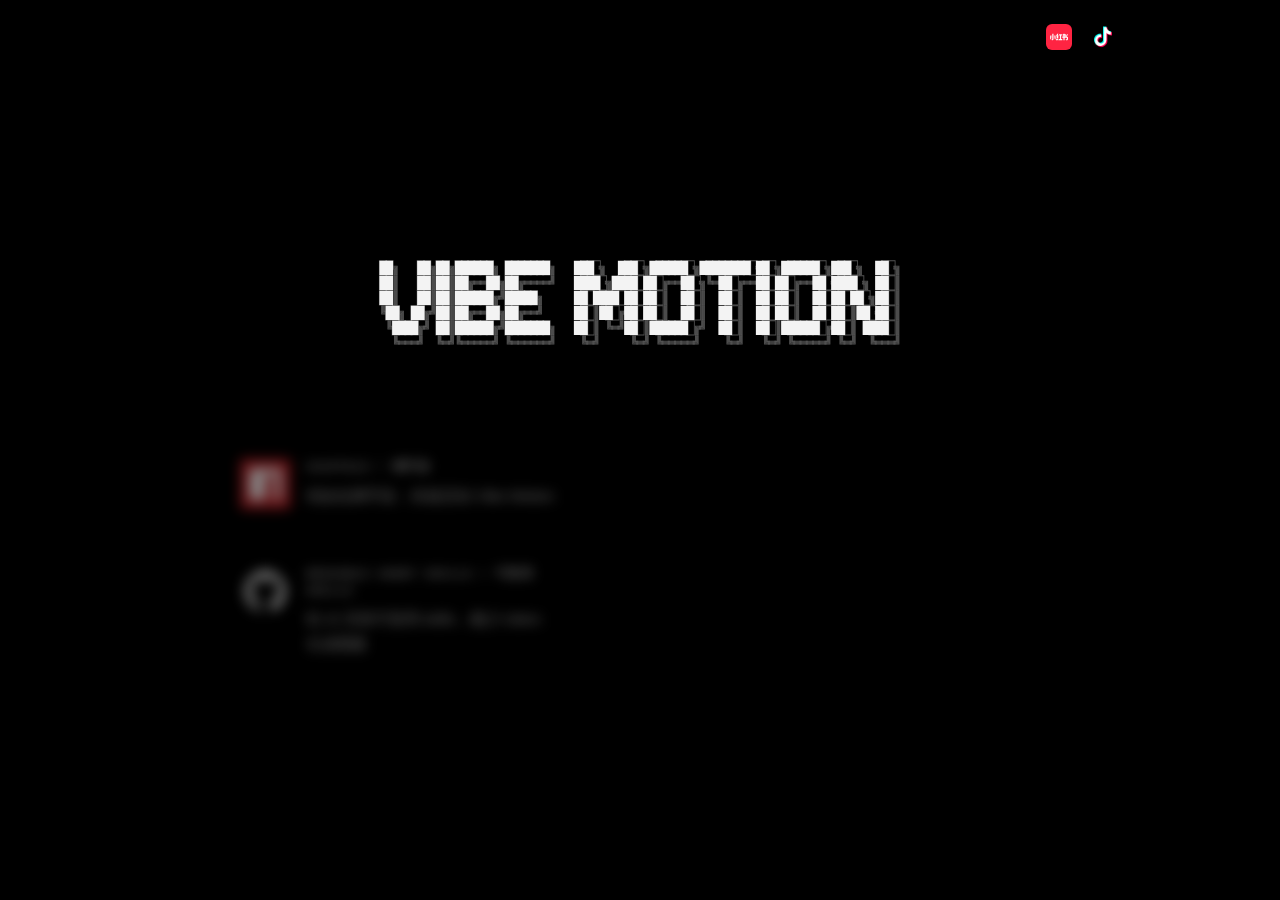
<file: index.html>
<!doctype html>
<html lang="zh-CN">
  <head>
    <meta charset="UTF-8" />
    <meta name="viewport" content="width=device-width, initial-scale=1.0" />
    <title>Vibe Motion</title>
    <meta name="description" content="GitHub Pages 静态示例页面" />
    <link rel="icon" type="image/png" href="./favicon.png" />
    <link rel="preload" as="image" href="./assets/douyin-favicon.ico" />
    <link rel="stylesheet" href="./styles.css" />
    <script>
      document.documentElement.classList.add('has-js');
    </script>
  </head>
  <body>
    <main class="page">
      <nav class="social-links" aria-label="Social links">
        <ul class="social-links-list">
          <li class="social-links-item">
            <a
              class="social-link xhs-link"
              href="https://xhslink.com/m/1Sv3H7ZfZHz"
              target="_blank"
              rel="noopener noreferrer"
              aria-label="小红书"
              title="小红书"
            >
              <svg viewBox="0 0 24 24" aria-hidden="true">
                <path
                  d="M22.405 9.879c.002.016.01.02.07.019h.725a.797.797 0 0 0 .78-.972.794.794 0 0 0-.884-.618.795.795 0 0 0-.692.794c0 .101-.002.666.001.777zm-11.509 4.808c-.203.001-1.353.004-1.685.003a2.528 2.528 0 0 1-.766-.126.025.025 0 0 0-.03.014L7.7 16.127a.025.025 0 0 0 .01.032c.111.06.336.124.495.124.66.01 1.32.002 1.981 0 .01 0 .02-.006.023-.015l.712-1.545a.025.025 0 0 0-.024-.036zM.477 9.91c-.071 0-.076.002-.076.01a.834.834 0 0 0-.01.08c-.027.397-.038.495-.234 3.06-.012.24-.034.389-.135.607-.026.057-.033.042.003.112.046.092.681 1.523.787 1.74.008.015.011.02.017.02.008 0 .033-.026.047-.044.147-.187.268-.391.371-.606.306-.635.44-1.325.486-1.706.014-.11.021-.22.03-.33l.204-2.616.022-.293c.003-.029 0-.033-.03-.034zm7.203 3.757a1.427 1.427 0 0 1-.135-.607c-.004-.084-.031-.39-.235-3.06a.443.443 0 0 0-.01-.082c-.004-.011-.052-.008-.076-.008h-1.48c-.03.001-.034.005-.03.034l.021.293c.076.982.153 1.964.233 2.946.05.4.186 1.085.487 1.706.103.215.223.419.37.606.015.018.037.051.048.049.02-.003.742-1.642.804-1.765.036-.07.03-.055.003-.112zm3.861-.913h-.872a.126.126 0 0 1-.116-.178l1.178-2.625a.025.025 0 0 0-.023-.035l-1.318-.003a.148.148 0 0 1-.135-.21l.876-1.954a.025.025 0 0 0-.023-.035h-1.56c-.01 0-.02.006-.024.015l-.926 2.068c-.085.169-.314.634-.399.938a.534.534 0 0 0-.02.191.46.46 0 0 0 .23.378.981.981 0 0 0 .46.119h.59c.041 0-.688 1.482-.834 1.972a.53.53 0 0 0-.023.172.465.465 0 0 0 .23.398c.15.092.342.12.475.12l1.66-.001c.01 0 .02-.006.023-.015l.575-1.28a.025.025 0 0 0-.024-.035zm-6.93-4.937H3.1a.032.032 0 0 0-.034.033c0 1.048-.01 2.795-.01 6.829 0 .288-.269.262-.28.262h-.74c-.04.001-.044.004-.04.047.001.037.465 1.064.555 1.263.01.02.03.033.051.033.157.003.767.009.938-.014.153-.02.3-.06.438-.132.3-.156.49-.419.595-.765.052-.172.075-.353.075-.533.002-2.33 0-4.66-.007-6.991a.032.032 0 0 0-.032-.032zm11.784 6.896c0-.014-.01-.021-.024-.022h-1.465c-.048-.001-.049-.002-.05-.049v-4.66c0-.072-.005-.07.07-.07h.863c.08 0 .075.004.075-.074V8.393c0-.082.006-.076-.08-.076h-3.5c-.064 0-.075-.006-.075.073v1.445c0 .083-.006.077.08.077h.854c.075 0 .07-.004.07.07v4.624c0 .095.008.084-.085.084-.37 0-1.11-.002-1.304 0-.048.001-.06.03-.06.03l-.697 1.519s-.014.025-.008.036c.006.01.013.008.058.008 1.748.003 3.495.002 5.243.002.03-.001.034-.006.035-.033v-1.539zm4.177-3.43c0 .013-.007.023-.02.024-.346.006-.692.004-1.037.004-.014-.002-.022-.01-.022-.024-.005-.434-.007-.869-.01-1.303 0-.072-.006-.071.07-.07l.733-.003c.041 0 .081.002.12.015.093.025.16.107.165.204.006.431.002 1.153.001 1.153zm2.67.244a1.953 1.953 0 0 0-.883-.222h-.18c-.04-.001-.04-.003-.042-.04V10.21c0-.132-.007-.263-.025-.394a1.823 1.823 0 0 0-.153-.53 1.533 1.533 0 0 0-.677-.71 2.167 2.167 0 0 0-1-.258c-.153-.003-.567 0-.72 0-.07 0-.068.004-.068-.065V7.76c0-.031-.01-.041-.046-.039H17.93s-.016 0-.023.007c-.006.006-.008.012-.008.023v.546c-.008.036-.057.015-.082.022h-.95c-.022.002-.028.008-.03.032v1.481c0 .09-.004.082.082.082h.913c.082 0 .072.128.072.128V11.19s.003.117-.06.117h-1.482c-.068 0-.06.082-.06.082v1.445s-.01.068.064.068h1.457c.082 0 .076-.006.076.079v3.225c0 .088-.007.081.082.081h1.43c.09 0 .082.007.082-.08v-3.27c0-.029.006-.035.033-.035l2.323-.003c.098 0 .191.02.28.061a.46.46 0 0 1 .274.407c.008.395.003.79.003 1.185 0 .259-.107.367-.33.367h-1.218c-.023.002-.029.008-.028.033.184.437.374.871.57 1.303a.045.045 0 0 0 .04.026c.17.005.34.002.51.003.15-.002.517.004.666-.01a2.03 2.03 0 0 0 .408-.075c.59-.18.975-.698.976-1.313v-1.981c0-.128-.01-.254-.034-.38 0 .078-.029-.641-.724-.998z"
                ></path>
              </svg>
            </a>
          </li>
          <li class="social-links-item">
            <a
              class="social-link douyin-link"
              href="https://www.douyin.com/user/MS4wLjABAAAA_gr4GldpYARx-VmGCOQrqhgxR4RNkMctuViE-QegVCvByxWkIHDaESG9tKagAY_H"
              target="_blank"
              rel="noopener noreferrer"
              aria-label="抖音"
              title="抖音"
            >
              <img
                src="./assets/douyin-favicon.ico"
                alt=""
                aria-hidden="true"
                loading="eager"
                decoding="sync"
              />
            </a>
          </li>
        </ul>
      </nav>
      <section class="hero">
        <div class="hero-grid">
          <div class="hero-brand">
            <h1 class="sr-only">Vibe Motion</h1>
            <div class="pixel-title-wrap" aria-hidden="true">
              <div class="title-impact-stage" data-title-animation>
                <span class="title-impact-dot"></span>
                <span class="title-impact-burst"></span>
                <div class="pixel-title">
                  <pre class="pixel-title-layer pixel-title-shadow">██╗   ██╗██╗██████╗ ███████╗    ███╗   ███╗ ██████╗ ████████╗██╗ ██████╗ ███╗   ██╗
██║   ██║██║██╔══██╗██╔════╝    ████╗ ████║██╔═══██╗╚══██╔══╝██║██╔═══██╗████╗  ██║
██║   ██║██║██████╔╝█████╗      ██╔████╔██║██║   ██║   ██║   ██║██║   ██║██╔██╗ ██║
╚██╗ ██╔╝██║██╔══██╗██╔══╝      ██║╚██╔╝██║██║   ██║   ██║   ██║██║   ██║██║╚██╗██║
 ╚████╔╝ ██║██████╔╝███████╗    ██║ ╚═╝ ██║╚██████╔╝   ██║   ██║╚██████╔╝██║ ╚████║
  ╚═══╝  ╚═╝╚═════╝ ╚══════╝    ╚═╝     ╚═╝ ╚═════╝    ╚═╝   ╚═╝ ╚═════╝ ╚═╝  ╚═══╝</pre>
                  <pre class="pixel-title-layer pixel-title-main">██    ██ ██ ██████  ███████    ███    ███  ██████  ████████ ██  ██████  ███    ██
██    ██ ██ ██   ██ ██         ████  ████ ██    ██    ██    ██ ██    ██ ████   ██
██    ██ ██ ██████  █████      ██ ████ ██ ██    ██    ██    ██ ██    ██ ██ ██  ██
 ██  ██  ██ ██   ██ ██         ██  ██  ██ ██    ██    ██    ██ ██    ██ ██  ██ ██
  ████   ██ ██████  ███████    ██      ██  ██████     ██    ██  ██████  ██   ████
</pre>
                </div>
              </div>
            </div>
          </div>
          <section class="hero-copy" aria-label="Quick start commands">
            <article class="command-row" aria-labelledby="scaffold-title">
              <header class="command-copy-group" data-intro="left" data-intro-stage="copy">
                <a
                  class="command-logo-link command-logo-npm"
                  href="https://www.npmjs.com/package/create-vibe-motion"
                  target="_blank"
                  rel="noopener noreferrer"
                  aria-label="npm Package"
                  title="npm Package"
                >
                  <svg viewBox="0 0 16 16" aria-hidden="true">
                    <path
                      fill="#c12127"
                      d="M0 16V0h16v16ZM3 3v10h5V5h3v8h2V3Z"
                    ></path>
                    <path fill="#ffffff" d="M3 3h10v10h-2V5H8v8H3Z"></path>
                  </svg>
                </a>
                <div class="command-copy">
                  <h2 class="command-kicker" id="scaffold-title">Scaffold / 脚手架</h2>
                  <p class="command-note">初始化脚手架，快速启动 Vibe Motion</p>
                </div>
              </header>

              <div class="terminal-wrap" data-intro="right" data-intro-stage="terminal">
                <div class="terminal-card">
                  <header class="terminal-header">
                    <div class="left">
                      <div class="dots" aria-hidden="true">
                        <span class="dot red"></span>
                        <span class="dot yellow"></span>
                        <span class="dot green"></span>
                      </div>
                    </div>
                  </header>

                  <div class="terminal-body">
                    <span class="prompt">%</span>
                    <code>npx create-vibe-motion</code>
                    <button
                      class="copy-btn"
                      type="button"
                      aria-label="Copy to clipboard"
                      title="Copy to clipboard"
                    >
                      <svg class="icon icon-copy" viewBox="0 0 24 24" aria-hidden="true">
                        <rect x="9" y="9" width="10" height="11" rx="2" ry="2"></rect>
                        <path d="M6 15H5a2 2 0 0 1-2-2V5a2 2 0 0 1 2-2h8a2 2 0 0 1 2 2v1"></path>
                      </svg>
                      <svg class="icon icon-check" viewBox="0 0 24 24" aria-hidden="true">
                        <path d="M20 6L9 17l-5-5"></path>
                      </svg>
                    </button>
                  </div>
                </div>
              </div>
            </article>

            <article class="command-row" aria-labelledby="skills-title">
              <header class="command-copy-group" data-intro="left" data-intro-stage="copy">
                <a
                  class="command-logo-link command-logo-github"
                  href="https://github.com/vibe-motion/skills"
                  target="_blank"
                  rel="noopener noreferrer"
                  aria-label="GitHub Repository"
                  title="GitHub Repository"
                >
                  <svg viewBox="0 0 24 24" aria-hidden="true">
                    <path
                      d="M12 2C6.48 2 2 6.58 2 12.24c0 4.53 2.87 8.37 6.84 9.73.5.1.68-.22.68-.49
                      0-.24-.01-1.04-.01-1.89-2.78.62-3.37-1.21-3.37-1.21-.46-1.2-1.11-1.52-1.11-1.52
                      -.91-.64.07-.63.07-.63 1 .07 1.53 1.05 1.53 1.05.9 1.56 2.36 1.11 2.94.85.09-.67.35-1.11.64-1.37
                      -2.22-.26-4.56-1.14-4.56-5.06 0-1.12.39-2.03 1.03-2.75-.1-.26-.45-1.3.1-2.71 0 0 .84-.28
                      2.75 1.05A9.32 9.32 0 0 1 12 6.84c.85 0 1.71.12 2.51.35 1.91-1.33 2.75-1.05 2.75-1.05.55
                      1.4.2 2.45.1 2.71.64.72 1.03 1.63 1.03 2.75 0 3.93-2.34 4.8-4.57 5.05.36.32.68.94.68
                      1.9 0 1.37-.01 2.47-.01 2.8 0 .27.18.59.69.49A10.28 10.28 0 0 0 22 12.24C22 6.58 17.52 2
                      12 2z"
                    ></path>
                  </svg>
                </a>
                <div class="command-copy">
                  <h2 class="command-kicker" id="skills-title">Reusable Agent Skills / 可复用Skills</h2>
                  <p class="command-note">给 AI 安装可复用 skills，极少 token 生成视频</p>
                </div>
              </header>

              <div class="terminal-wrap" data-intro="right" data-intro-stage="terminal">
                <div class="terminal-card">
                  <header class="terminal-header">
                    <div class="left">
                      <div class="dots" aria-hidden="true">
                        <span class="dot red"></span>
                        <span class="dot yellow"></span>
                        <span class="dot green"></span>
                      </div>
                    </div>
                  </header>

                  <div class="terminal-body">
                    <span class="prompt">%</span>
                    <code>npx skills add vibe-motion/skills</code>
                    <button
                      class="copy-btn"
                      type="button"
                      aria-label="Copy to clipboard"
                      title="Copy to clipboard"
                    >
                      <svg class="icon icon-copy" viewBox="0 0 24 24" aria-hidden="true">
                        <rect x="9" y="9" width="10" height="11" rx="2" ry="2"></rect>
                        <path d="M6 15H5a2 2 0 0 1-2-2V5a2 2 0 0 1 2-2h8a2 2 0 0 1 2 2v1"></path>
                      </svg>
                      <svg class="icon icon-check" viewBox="0 0 24 24" aria-hidden="true">
                        <path d="M20 6L9 17l-5-5"></path>
                      </svg>
                    </button>
                  </div>
                </div>
              </div>
            </article>
          </section>
        </div>
      </section>
    </main>

    <script src="https://cdn.jsdelivr.net/npm/gsap@3.12.7/dist/gsap.min.js"></script>
    <script src="./app.js"></script>
  </body>
</html>
</file>
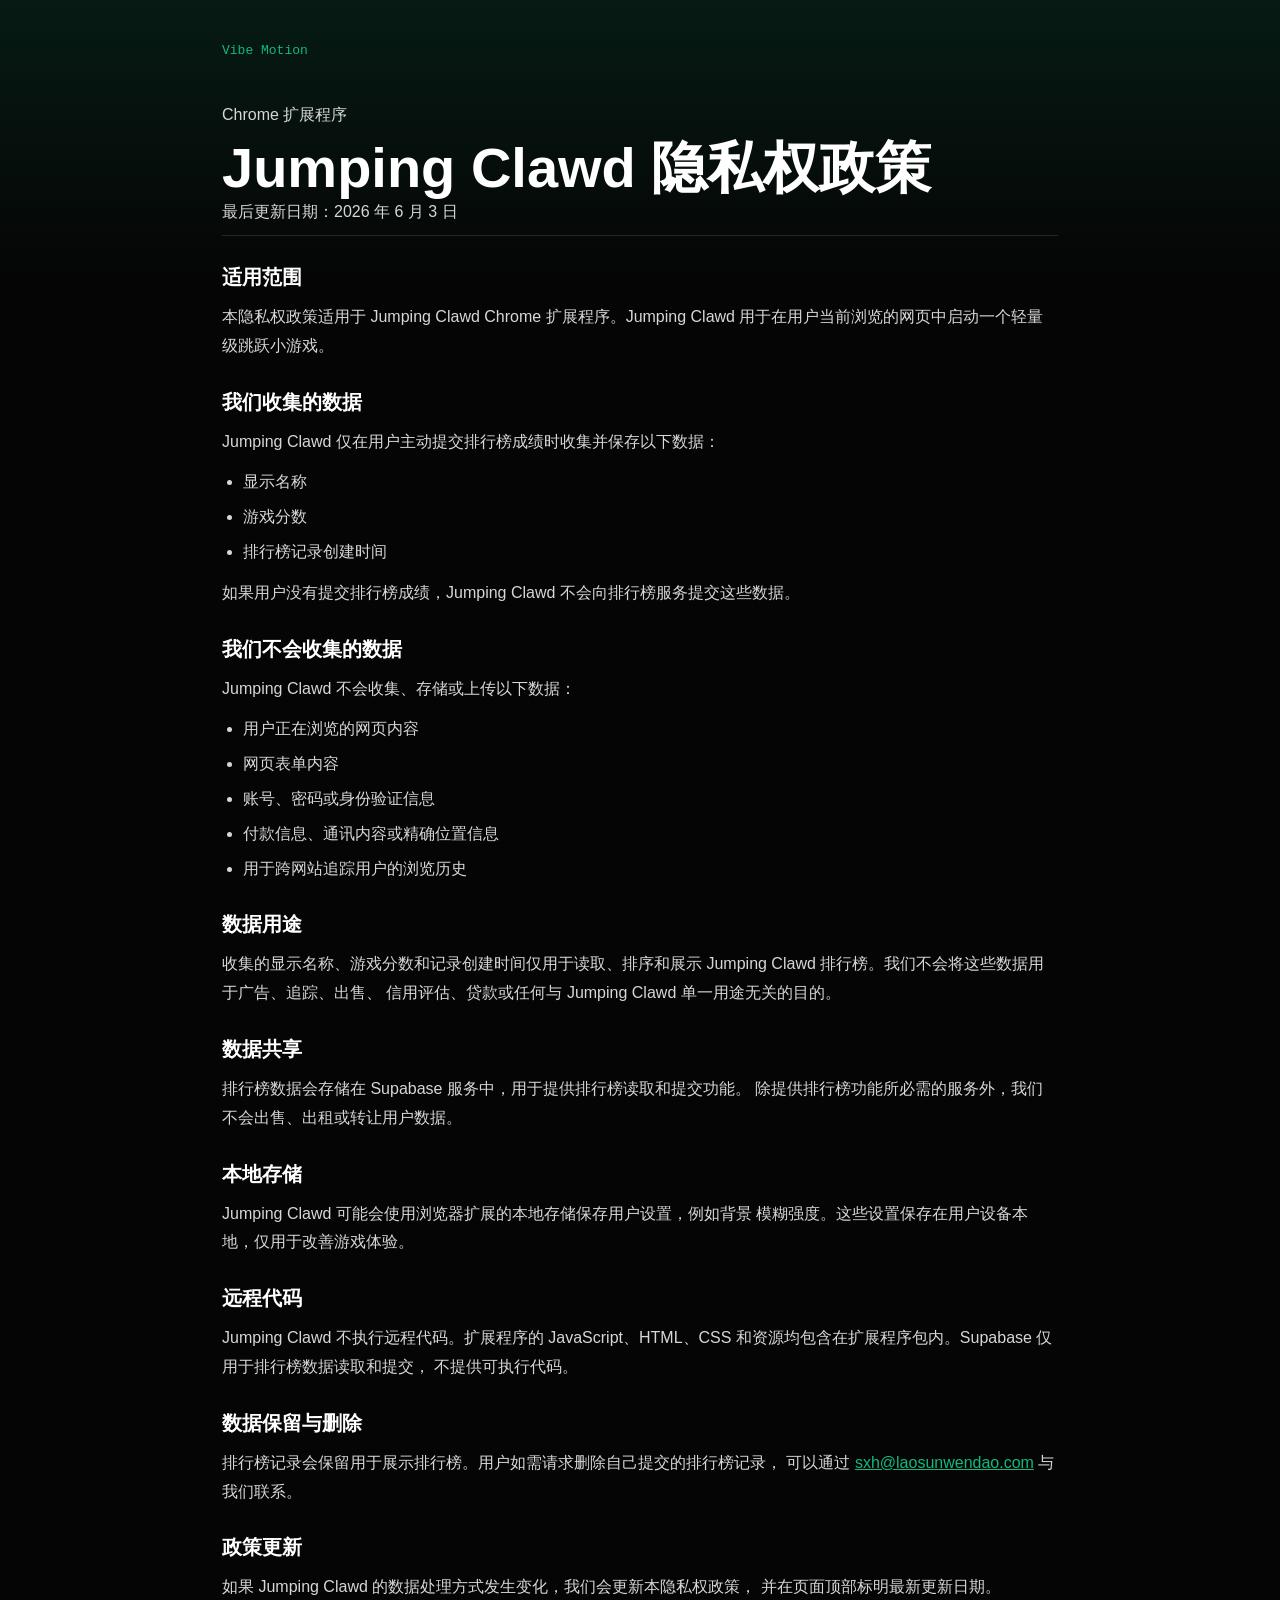
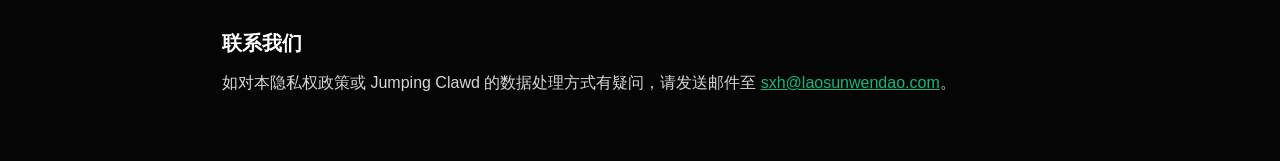
<file: jumping-clawd/privacy-policy.html>
<!doctype html>
<html lang="zh-CN">
  <head>
    <meta charset="UTF-8" />
    <meta name="viewport" content="width=device-width, initial-scale=1.0" />
    <title>Jumping Clawd 隐私权政策</title>
    <meta
      name="description"
      content="Jumping Clawd Chrome 扩展程序的隐私权政策。"
    />
    <link rel="icon" type="image/png" href="../favicon.png" />
    <link rel="stylesheet" href="../styles.css" />
  </head>
  <body class="policy-page">
    <main class="policy-shell">
      <a class="policy-home-link" href="../index.html" aria-label="返回 Vibe Motion 首页">
        Vibe Motion
      </a>

      <article class="policy-document">
        <header class="policy-header">
          <p class="policy-kicker">Chrome 扩展程序</p>
          <h1>Jumping Clawd 隐私权政策</h1>
          <p class="policy-updated">最后更新日期：2026 年 6 月 3 日</p>
        </header>

        <section>
          <h2>适用范围</h2>
          <p>
            本隐私权政策适用于 Jumping Clawd Chrome 扩展程序。Jumping Clawd
            用于在用户当前浏览的网页中启动一个轻量级跳跃小游戏。
          </p>
        </section>

        <section>
          <h2>我们收集的数据</h2>
          <p>
            Jumping Clawd 仅在用户主动提交排行榜成绩时收集并保存以下数据：
          </p>
          <ul>
            <li>显示名称</li>
            <li>游戏分数</li>
            <li>排行榜记录创建时间</li>
          </ul>
          <p>
            如果用户没有提交排行榜成绩，Jumping Clawd 不会向排行榜服务提交这些数据。
          </p>
        </section>

        <section>
          <h2>我们不会收集的数据</h2>
          <p>Jumping Clawd 不会收集、存储或上传以下数据：</p>
          <ul>
            <li>用户正在浏览的网页内容</li>
            <li>网页表单内容</li>
            <li>账号、密码或身份验证信息</li>
            <li>付款信息、通讯内容或精确位置信息</li>
            <li>用于跨网站追踪用户的浏览历史</li>
          </ul>
        </section>

        <section>
          <h2>数据用途</h2>
          <p>
            收集的显示名称、游戏分数和记录创建时间仅用于读取、排序和展示
            Jumping Clawd 排行榜。我们不会将这些数据用于广告、追踪、出售、
            信用评估、贷款或任何与 Jumping Clawd 单一用途无关的目的。
          </p>
        </section>

        <section>
          <h2>数据共享</h2>
          <p>
            排行榜数据会存储在 Supabase 服务中，用于提供排行榜读取和提交功能。
            除提供排行榜功能所必需的服务外，我们不会出售、出租或转让用户数据。
          </p>
        </section>

        <section>
          <h2>本地存储</h2>
          <p>
            Jumping Clawd 可能会使用浏览器扩展的本地存储保存用户设置，例如背景
            模糊强度。这些设置保存在用户设备本地，仅用于改善游戏体验。
          </p>
        </section>

        <section>
          <h2>远程代码</h2>
          <p>
            Jumping Clawd 不执行远程代码。扩展程序的 JavaScript、HTML、CSS
            和资源均包含在扩展程序包内。Supabase 仅用于排行榜数据读取和提交，
            不提供可执行代码。
          </p>
        </section>

        <section>
          <h2>数据保留与删除</h2>
          <p>
            排行榜记录会保留用于展示排行榜。用户如需请求删除自己提交的排行榜记录，
            可以通过 <a href="mailto:sxh@laosunwendao.com">sxh@laosunwendao.com</a>
            与我们联系。
          </p>
        </section>

        <section>
          <h2>政策更新</h2>
          <p>
            如果 Jumping Clawd 的数据处理方式发生变化，我们会更新本隐私权政策，
            并在页面顶部标明最新更新日期。
          </p>
        </section>

        <section>
          <h2>联系我们</h2>
          <p>
            如对本隐私权政策或 Jumping Clawd 的数据处理方式有疑问，请发送邮件至
            <a href="mailto:sxh@laosunwendao.com">sxh@laosunwendao.com</a>。
          </p>
        </section>
      </article>
    </main>
  </body>
</html>
</file>
<file: styles.css>
:root {
  --bg: #000000;
  --surface: #111111;
  --surface-2: #181818;
  --border: #2a2a2a;
  --text: #f5f5f5;
  --muted: #9b9b9b;
  --accent: #10b981;
}

* {
  box-sizing: border-box;
}

body {
  margin: 0;
  min-height: 100vh;
  font-family: -apple-system, BlinkMacSystemFont, "Segoe UI", "PingFang SC", "Hiragino Sans GB", "Microsoft YaHei", sans-serif;
  color: var(--text);
  background: var(--bg);
}

.has-js [data-intro] {
  opacity: 0;
  filter: blur(14px);
  will-change: transform, opacity, filter;
}

.has-js [data-intro="left"] {
  transform: translate3d(-42px, 0, 0);
}

.has-js [data-intro="right"] {
  transform: translate3d(42px, 0, 0);
}

.has-js [data-intro="top"] {
  transform: translate3d(0, -24px, 0);
}

.has-js [data-intro].is-visible {
  opacity: 1;
  filter: none;
  transform: translate3d(0, 0, 0);
  will-change: auto;
}

body.policy-page {
  overflow: auto;
  color: #ececec;
  background:
    linear-gradient(180deg, rgba(16, 185, 129, 0.12), rgba(16, 185, 129, 0) 280px),
    #050505;
}

body.policy-page a {
  color: var(--accent);
}

.page {
  width: min(960px, 92vw);
  margin: 0 auto;
  min-height: 100vh;
  padding: 88px 0 72px;
  position: relative;
  display: flex;
  align-items: center;
}

.social-links {
  position: absolute;
  top: 20px;
  right: 0;
}

.social-links-list {
  display: flex;
  align-items: center;
  gap: 10px;
  margin: 0;
  padding: 0;
  list-style: none;
}

.social-links-item {
  display: flex;
}

.social-link {
  width: 34px;
  height: 34px;
  position: relative;
  color: #bfbfbf;
  display: inline-grid;
  place-items: center;
  transition: color 0.2s ease, transform 0.2s ease;
}

.social-link:hover {
  color: #ffffff;
  transform: translateY(-1px);
}

.social-link svg,
.social-link img {
  width: 24px;
  height: 24px;
}

.social-link svg {
  fill: currentColor;
}

.xhs-link svg {
  width: 18px;
  height: 18px;
  position: relative;
  z-index: 1;
  fill: #ffffff;
}

.xhs-link::before {
  content: "";
  position: absolute;
  inset: 4px;
  background: #ff2442;
  border-radius: 6px;
  transition: background 0.2s ease;
}

.xhs-link:hover::before {
  background: #ff4c65;
}

.douyin-link {
  padding: 0;
}

.douyin-link img {
  width: 24px;
  height: 24px;
  border-radius: 6px;
  display: block;
}

.hero h1 {
  margin: 0;
  font-size: clamp(28px, 4vw, 42px);
}

.hero {
  width: 100%;
}

.hero-grid {
  display: grid;
  grid-template-columns: 1fr;
  gap: clamp(44px, 8vh, 88px);
  margin: 0 auto;
  justify-items: center;
}

.hero-brand {
  display: grid;
  gap: 0;
  padding: 8px 0 0;
  justify-items: center;
}

.hero-copy {
  display: grid;
  align-content: start;
  gap: 24px;
  justify-items: center;
  width: 100%;
}

.policy-shell {
  width: min(100%, 880px);
  margin: 0 auto;
  padding: 40px 22px 64px;
}

.policy-home-link {
  display: inline-flex;
  margin-bottom: 42px;
  color: #a7f3d0;
  font-family: "Fira Mono", "SFMono-Regular", Menlo, Consolas, monospace;
  font-size: 13px;
  line-height: 1.2;
  text-decoration: none;
}

.policy-home-link:hover {
  color: #ffffff;
}

.policy-document {
  display: grid;
  gap: 28px;
}

.policy-header {
  padding-bottom: 8px;
  border-bottom: 1px solid rgba(255, 255, 255, 0.12);
}

.policy-kicker,
.policy-updated {
  margin: 0;
  color: #9ca3af;
  font-size: 14px;
  line-height: 1.6;
}

.policy-kicker {
  color: #86efac;
}

.policy-document h1,
.policy-document h2,
.policy-document p,
.policy-document ul {
  margin: 0;
}

.policy-document h1 {
  margin-top: 10px;
  color: #ffffff;
  font-size: 56px;
  line-height: 1.05;
  font-weight: 800;
}

.policy-document h2 {
  color: #ffffff;
  font-size: 20px;
  line-height: 1.35;
}

.policy-document section {
  display: grid;
  gap: 12px;
}

.policy-document p,
.policy-document li {
  color: #d7d7d7;
  font-size: 16px;
  line-height: 1.8;
}

.policy-document ul {
  padding-left: 1.3em;
}

.policy-document li + li {
  margin-top: 6px;
}

.sr-only {
  position: absolute;
  width: 1px;
  height: 1px;
  padding: 0;
  margin: -1px;
  overflow: hidden;
  clip: rect(0, 0, 0, 0);
  white-space: nowrap;
  border: 0;
}

.pixel-title-wrap {
  position: relative;
  width: 100%;
  display: flex;
  justify-content: center;
  align-items: flex-start;
  overflow: visible;
  margin: 0;
}

.title-impact-stage {
  position: relative;
  display: inline-flex;
  justify-content: center;
  align-items: flex-start;
  overflow: visible;
}

.pixel-title {
  position: relative;
  width: max-content;
  max-width: none;
  font-family: "Fira Mono", "SFMono-Regular", Menlo, Consolas, monospace;
  font-size: clamp(7px, calc(1.15vw + 3px), 9px);
  line-height: 1.25;
  letter-spacing: -0.95px;
  padding: 0;
}

.pixel-title-layer {
  margin: 0;
  display: block;
  white-space: pre;
  user-select: none;
  font: inherit;
  line-height: inherit;
  letter-spacing: inherit;
}

.pixel-title-shadow {
  position: relative;
  z-index: 1;
}

.pixel-title-main {
  position: absolute;
  top: 0;
  left: 0;
  z-index: 3;
  color: #f3f3f3;
}

.pixel-title-shadow {
  color: transparent;
  -webkit-text-stroke: 0.85px #535353;
  paint-order: stroke fill;
}

.pixel-title-slices {
  position: absolute;
  inset: 0;
  z-index: 2;
  pointer-events: none;
}

.pixel-title-slice {
  position: absolute;
  inset: 0;
  color: #f3f3f3;
  opacity: 0;
  filter: blur(10px);
  transform: translate3d(0, 16px, 0) scale(0.985);
  text-shadow: 0 0 14px rgba(255, 255, 255, 0.18);
}

.title-impact-dot,
.title-impact-burst,
.title-impact-ring,
.title-impact-particle {
  position: absolute;
  pointer-events: none;
}

.title-impact-dot,
.title-impact-burst {
  left: 11.5%;
  bottom: 8px;
  z-index: 5;
}

.title-impact-dot {
  width: 32px;
  height: 32px;
  margin-left: -16px;
  border-radius: 999px;
  background: #ffffff;
  box-shadow: 0 0 26px rgba(255, 255, 255, 0.45);
  transform-origin: 50% 100%;
}

.title-impact-burst {
  width: 0;
  height: 0;
}

.title-impact-ring {
  width: 24px;
  height: 24px;
  margin-left: -12px;
  margin-top: -12px;
  border: 2px solid rgba(255, 255, 255, 0.9);
  border-radius: 999px;
  opacity: 0;
}

.title-impact-particle {
  width: 7px;
  height: 7px;
  margin-left: -3.5px;
  margin-top: -3.5px;
  border-radius: 999px;
  opacity: 0;
}

.title-impact-particle.is-bright {
  background: #ffffff;
  box-shadow: 0 0 18px rgba(255, 255, 255, 0.5);
}

.title-impact-particle.is-accent {
  background: #10b981;
  box-shadow: 0 0 18px rgba(16, 185, 129, 0.45);
}

.title-impact-particle.is-cool {
  background: #8be9fd;
  box-shadow: 0 0 18px rgba(139, 233, 253, 0.35);
}

.has-js [data-title-animation] .pixel-title-shadow {
  opacity: 0.14;
}

.has-js [data-title-animation] .pixel-title-main {
  opacity: 0;
}

.has-js [data-title-animation].title-static .pixel-title-shadow {
  opacity: 1;
}

.has-js [data-title-animation].title-static .pixel-title-main {
  opacity: 1;
}

.has-js [data-title-animation].title-static .title-impact-dot,
.has-js [data-title-animation].title-static .title-impact-burst,
.has-js [data-title-animation].title-ready .title-impact-dot,
.has-js [data-title-animation].title-ready .title-impact-burst {
  opacity: 0;
}

.hero-description {
  margin: 0;
  padding: 24px 0;
  color: #ffffff;
  font-size: clamp(10px, 2.8vw, 34px);
  line-height: 1.08;
  letter-spacing: -0.04em;
  white-space: nowrap;
  text-align: center;
}

.vibe-tip-wrap {
  position: relative;
  display: inline-block;
}

.vibe-tip-trigger {
  border: none;
  background: transparent;
  padding: 0;
  margin: 0;
  color: inherit;
  font: inherit;
  text-decoration: underline;
  text-underline-offset: 3px;
  cursor: pointer;
}

.vibe-tip {
  position: absolute;
  left: 0;
  top: calc(100% + 8px);
  z-index: 20;
  padding: 6px 8px;
  border-radius: 8px;
  border: 1px solid #323232;
  background: #141414;
  color: #dddddd;
  font-size: 12px;
  line-height: 1.35;
  white-space: nowrap;
  box-shadow: 0 10px 24px rgba(0, 0, 0, 0.4);
}

.vibe-tip[hidden] {
  display: none;
}

.command-row {
  width: 100%;
  max-width: 760px;
  display: grid;
  grid-template-columns: minmax(0, 1fr) minmax(320px, 420px);
  gap: 24px;
  align-items: center;
}

.command-copy {
  min-width: 0;
}

.command-copy-group {
  --command-logo-height: 50px;
  min-width: 0;
  display: flex;
  align-items: stretch;
  gap: 16px;
}

.command-logo-link {
  flex: 0 0 auto;
  display: flex;
  align-items: center;
  height: var(--command-logo-height);
  color: #d8d8d8;
  transition: color 0.2s ease, transform 0.2s ease;
}

.command-logo-link:hover {
  color: #ffffff;
  transform: translateY(-1px);
}

.command-logo-link svg {
  display: block;
  width: auto;
  height: 100%;
}

.command-logo-github svg {
  fill: currentColor;
}

.command-kicker,
.command-note {
  margin: 0;
}

.command-kicker {
  color: #d8d8d8;
  font-family: ui-monospace, SFMono-Regular, Menlo, Consolas, "Liberation Mono", monospace;
  font-size: 11px;
  line-height: 1.5;
  letter-spacing: 0.12em;
  text-transform: uppercase;
}

.command-note {
  margin-top: 8px;
  color: #d0d0d0;
  font-size: 15px;
  line-height: 1.65;
}

.command-note-en {
  color: var(--muted);
}

.terminal-wrap {
  width: 100%;
  min-width: 0;
}

.terminal-card {
  position: relative;
  border: 1px solid var(--border);
  border-radius: 14px;
  overflow: hidden;
  background: linear-gradient(180deg, #111111 0%, #0c0c0c 100%);
  box-shadow: 0 24px 50px rgba(0, 0, 0, 0.45);
}

.terminal-header {
  display: flex;
  align-items: center;
  justify-content: space-between;
  height: 44px;
  padding: 0 14px;
  border-bottom: 1px solid var(--border);
  background: rgba(255, 255, 255, 0.02);
}

.left {
  display: flex;
  align-items: center;
  gap: 10px;
}

.dots {
  display: flex;
  gap: 6px;
}

.dot {
  width: 12px;
  height: 12px;
  border-radius: 50%;
  display: inline-block;
}

.dot.red {
  background: #ff5f56;
}

.dot.yellow {
  background: #ffbd2e;
}

.dot.green {
  background: #27c93f;
}

.title {
  font-size: 13px;
  color: #bdbdbd;
}

.terminal-body {
  display: grid;
  grid-template-columns: auto minmax(0, 1fr) auto;
  align-items: center;
  gap: 10px;
  padding: 14px 10px 18px;
  font-family: ui-monospace, SFMono-Regular, Menlo, Consolas, "Liberation Mono", monospace;
  font-size: 15px;
  line-height: 1.7;
}

.prompt {
  color: var(--accent);
  flex-shrink: 0;
}

code {
  display: block;
  min-width: 0;
  overflow-x: auto;
  white-space: nowrap;
  word-break: normal;
  scrollbar-width: none;
  -ms-overflow-style: none;
}

code::-webkit-scrollbar {
  display: none;
}

.copy-btn {
  border: none;
  border-radius: 0;
  background: transparent;
  color: #d3d3d3;
  width: 24px;
  height: 24px;
  display: grid;
  place-items: center;
  flex-shrink: 0;
  padding: 0;
  cursor: pointer;
  opacity: 1;
  transition: transform 0.2s ease, color 0.2s ease;
}

.copy-btn:hover {
  background: transparent;
  color: #f5f5f5;
  transform: translateY(-1px);
}

.copy-btn .icon {
  width: 19px;
  height: 19px;
  fill: none;
  stroke: currentColor;
  stroke-width: 2;
  stroke-linecap: round;
  stroke-linejoin: round;
}

.copy-btn .icon-check {
  display: none;
}

.copy-btn.success {
  color: #f5f5f5;
  background: transparent;
}

.copy-btn.success .icon-copy {
  display: none;
}

.copy-btn.success .icon-check {
  display: block;
}

@media (min-width: 1024px) {
  .hero-grid {
    grid-template-columns: 1fr;
    gap: clamp(56px, 9vh, 104px);
    justify-items: center;
  }

  .hero-description {
    text-align: center;
  }

  .pixel-title {
    font-size: 12px;
  }

  .title-impact-dot {
    width: 36px;
    height: 36px;
    margin-left: -18px;
  }
}

.tips {
  margin-top: 24px;
  padding-top: 18px;
  border-top: 1px solid #1d1d1d;
  color: var(--muted);
  font-size: 14px;
  display: flex;
  align-items: center;
  gap: 10px;
}

.dot-sep {
  width: 4px;
  height: 4px;
  border-radius: 50%;
  background: #444;
}

@media (max-width: 640px) {
  .page {
    min-height: auto;
    padding: 40px 0 48px;
    display: block;
  }

  .hero {
    margin-top: 56px;
  }

  .hero-grid {
    gap: 28px;
  }

  .hero-copy {
    gap: 14px;
  }

  .command-row {
    grid-template-columns: 1fr;
    gap: 12px;
  }

  .command-copy-group {
    --command-logo-height: 46px;
    gap: 12px;
  }

  .terminal-body {
    font-size: 14px;
  }

  .command-note {
    font-size: 13px;
    line-height: 1.6;
  }

  .tips {
    flex-wrap: wrap;
  }

  .social-links {
    right: 0;
  }

  .social-links-list {
    gap: 10px;
  }

  .policy-shell {
    padding: 28px 18px 48px;
  }

  .policy-home-link {
    margin-bottom: 32px;
  }

  .policy-document {
    gap: 24px;
  }

  .policy-document h1 {
    font-size: 34px;
  }

  .title-impact-dot,
  .title-impact-burst {
    left: 13%;
    bottom: 5px;
  }
}

@media (prefers-reduced-motion: reduce) {
  .has-js [data-intro] {
    opacity: 1;
    filter: none;
    transform: none;
    will-change: auto;
  }

  .social-link,
  .command-logo-link,
  .copy-btn {
    transition: none;
  }

  .has-js [data-title-animation] .pixel-title-shadow,
  .has-js [data-title-animation] .pixel-title-main {
    opacity: 1;
  }

  .title-impact-dot,
  .title-impact-burst,
  .pixel-title-slices {
    display: none;
  }
}
</file>
